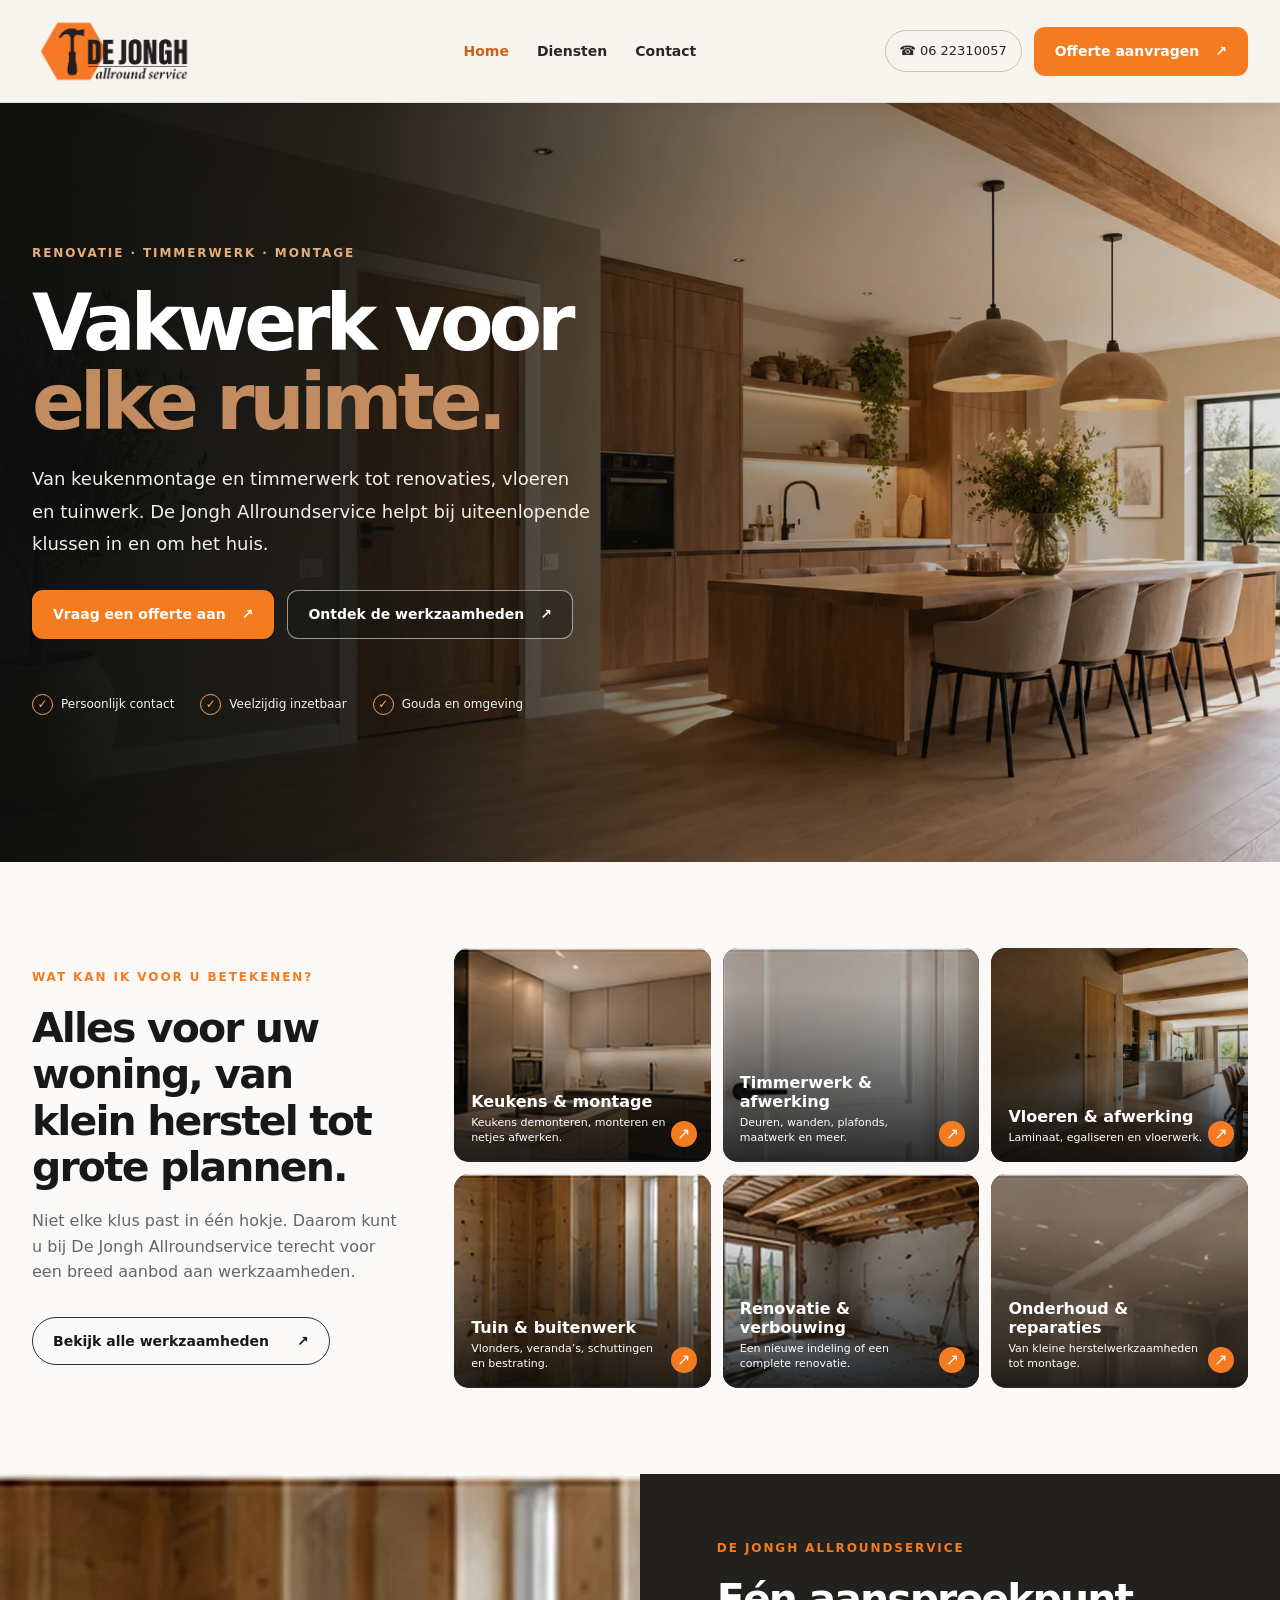
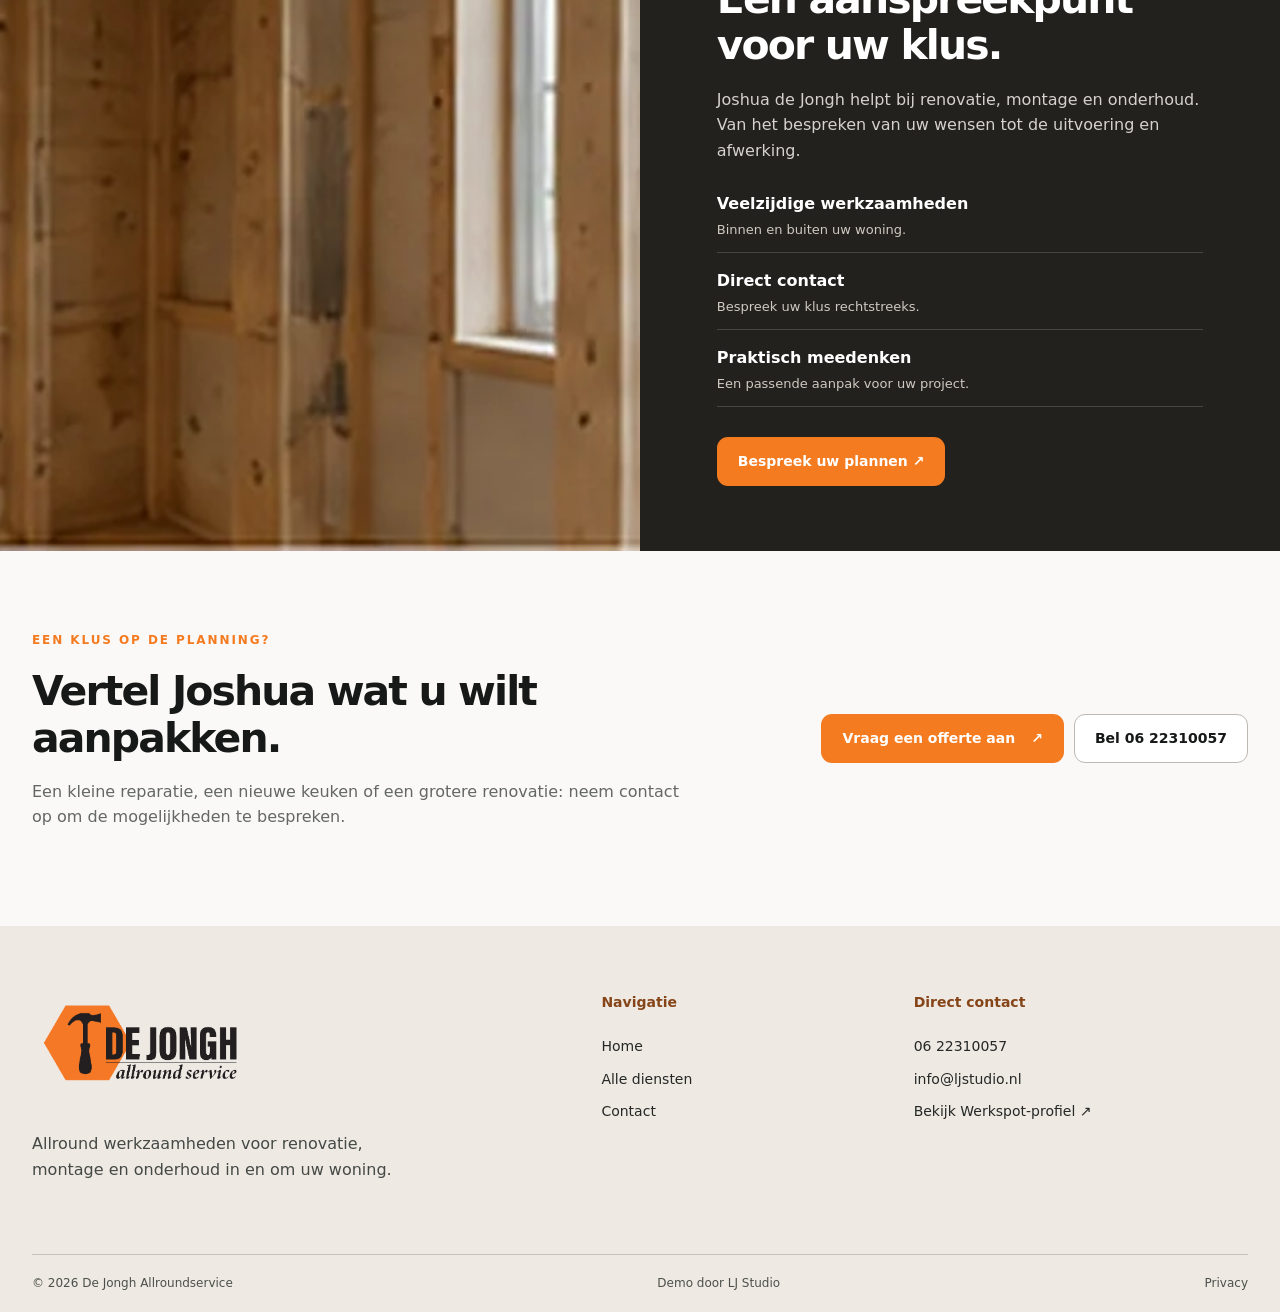
<file: index.html>
<!doctype html><html lang="nl"><head><meta charset="utf-8"><meta name="viewport" content="width=device-width,initial-scale=1"><meta name="robots" content="noindex,nofollow"><meta name="theme-color" content="#171918"><title>De Jongh Allroundservice | Renovatie, timmerwerk en montage</title><meta name="description" content="Renovatie, keukenmontage, timmerwerk, vloeren, tuinwerk en reparaties in Gouda en omgeving. Neem contact op met De Jongh Allroundservice."><link rel="icon" href="favicon.svg" type="image/svg+xml"><link rel="stylesheet" href="assets/style.css?v=20261014-fixed-nav"><script src="assets/script.js" defer></script></head><body data-page="home"><a class="skip-link" href="#main">Naar inhoud</a><header class="site-header"><div class="wrap header-row"><a href="index.html" class="brand" aria-label="De Jongh Allroundservice, homepage"><img class="brand-logo" src="assets/dejongh_transparent.png" alt="De Jongh Allroundservice" width="480" height="240"></a><nav class="main-nav" aria-label="Hoofdnavigatie"><a href="index.html" data-page="home">Home</a><a href="diensten.html" data-page="diensten">Diensten</a><a href="contact.html" data-page="contact">Contact</a></nav><div class="header-right"><a class="phone" href="tel:+31622310057" aria-label="Bel Joshua op 06 22310057">☎ <span>06 22310057</span></a><a class="button button-copper header-offer" href="contact.html">Offerte aanvragen <span aria-hidden="true">↗</span></a><button type="button" class="menu-button" aria-label="Open menu" aria-expanded="false" aria-controls="mobile-menu"><span></span><span></span><span></span></button></div></div><nav id="mobile-menu" class="mobile-menu" aria-label="Mobiele navigatie" hidden><a href="index.html" data-page="home">Home</a><a href="diensten.html" data-page="diensten">Diensten</a><a href="contact.html" data-page="contact">Contact</a><a href="tel:+31622310057">Bel Joshua</a></nav></header><main id="main"><section class="hero"><img src="assets/hero-keuken.webp" class="hero-image" width="1536" height="1024" fetchpriority="high" alt="Foto een luxe keuken met houten kasten en warme verlichting"><div class="hero-overlay"></div><div class="wrap hero-inner"><div class="hero-copy"><span class="hero-kicker">RENOVATIE · TIMMERWERK · MONTAGE</span><h1>Vakwerk voor <span>elke ruimte.</span></h1><p>Van keukenmontage en timmerwerk tot renovaties, vloeren en tuinwerk. De Jongh Allroundservice helpt bij uiteenlopende klussen in en om het huis.</p><div class="hero-actions"><a class="button button-copper" href="contact.html">Vraag een offerte aan <span aria-hidden="true">↗</span></a><a class="button button-glass" href="diensten.html">Ontdek de werkzaamheden <span aria-hidden="true">↗</span></a></div><div class="hero-points"><span>Persoonlijk contact</span><span>Veelzijdig inzetbaar</span><span>Gouda en omgeving</span></div></div></div></section>
<section class="service-showcase wrap"><div class="showcase-intro"><span class="overline">WAT KAN IK VOOR U BETEKENEN?</span><h2>Alles voor uw woning, van klein herstel tot grote plannen.</h2><p>Niet elke klus past in één hokje. Daarom kunt u bij De Jongh Allroundservice terecht voor een breed aanbod aan werkzaamheden.</p><a class="outline-link" href="diensten.html">Bekijk alle werkzaamheden <span aria-hidden="true">↗</span></a></div><div class="tiles"><a class="service-tile" href="diensten.html#keukens"><img src="assets/keukens.webp" width="750" height="490" loading="lazy" alt="Foto Keukens &amp; montage"><span class="tile-content"><strong>Keukens & montage</strong><small>Keukens demonteren, monteren en netjes afwerken.</small></span><span class="tile-arrow" aria-hidden="true">↗</span></a><a class="service-tile" href="diensten.html#timmerwerk"><img src="assets/deuren.webp" width="750" height="490" loading="lazy" alt="Foto Timmerwerk &amp; afwerking"><span class="tile-content"><strong>Timmerwerk & afwerking</strong><small>Deuren, wanden, plafonds, maatwerk en meer.</small></span><span class="tile-arrow" aria-hidden="true">↗</span></a><a class="service-tile" href="diensten.html#vloeren"><img src="assets/woonruimte.webp" width="750" height="490" loading="lazy" alt="Foto Vloeren &amp; afwerking"><span class="tile-content"><strong>Vloeren & afwerking</strong><small>Laminaat, egaliseren en vloerwerk.</small></span><span class="tile-arrow" aria-hidden="true">↗</span></a><a class="service-tile" href="diensten.html#tuin"><img src="assets/timmerwerk.webp" width="750" height="490" loading="lazy" alt="Foto Tuin &amp; buitenwerk"><span class="tile-content"><strong>Tuin & buitenwerk</strong><small>Vlonders, veranda’s, schuttingen en bestrating.</small></span><span class="tile-arrow" aria-hidden="true">↗</span></a><a class="service-tile" href="diensten.html#renovatie"><img src="assets/renovatie.webp" width="750" height="490" loading="lazy" alt="Foto Renovatie &amp; verbouwing"><span class="tile-content"><strong>Renovatie & verbouwing</strong><small>Een nieuwe indeling of een complete renovatie.</small></span><span class="tile-arrow" aria-hidden="true">↗</span></a><a class="service-tile" href="diensten.html#onderhoud"><img src="assets/gipswerk.webp" width="750" height="490" loading="lazy" alt="Foto Onderhoud &amp; reparaties"><span class="tile-content"><strong>Onderhoud & reparaties</strong><small>Van kleine herstelwerkzaamheden tot montage.</small></span><span class="tile-arrow" aria-hidden="true">↗</span></a></div></section>
<section class="craft"><div class="craft-image"><img src="assets/timmerwerk.webp" loading="lazy" width="900" height="620" alt="Foto timmerwerk met houten constructie"></div><div class="craft-text"><span class="overline">DE JONGH ALLROUNDSERVICE</span><h2>Eén aanspreekpunt voor uw klus.</h2><p>Joshua de Jongh helpt bij renovatie, montage en onderhoud. Van het bespreken van uw wensen tot de uitvoering en afwerking.</p><div class="craft-benefits"><div><strong>Veelzijdige werkzaamheden</strong><span>Binnen en buiten uw woning.</span></div><div><strong>Direct contact</strong><span>Bespreek uw klus rechtstreeks.</span></div><div><strong>Praktisch meedenken</strong><span>Een passende aanpak voor uw project.</span></div></div><a href="contact.html" class="button button-copper">Bespreek uw plannen ↗</a></div></section>
<section class="closing wrap"><div><span class="overline">EEN KLUS OP DE PLANNING?</span><h2>Vertel Joshua wat u wilt aanpakken.</h2><p>Een kleine reparatie, een nieuwe keuken of een grotere renovatie: neem contact op om de mogelijkheden te bespreken.</p></div><div class="closing-buttons"><a class="button button-copper" href="contact.html">Vraag een offerte aan <span aria-hidden="true">↗</span></a><a class="button button-light" href="tel:+31622310057">Bel 06 22310057</a></div></section></main><footer class="footer"><div class="wrap footer-layout"><div><a class="brand footer-logo" href="index.html"><img class="brand-logo" src="assets/dejongh_transparent.png" alt="De Jongh Allroundservice" width="480" height="240"></a><p>Allround werkzaamheden voor renovatie, montage en onderhoud in en om uw woning.</p></div><div><strong>Navigatie</strong><a href="index.html">Home</a><a href="diensten.html">Alle diensten</a><a href="contact.html">Contact</a></div><div><strong>Direct contact</strong><a href="tel:+31622310057">06 22310057</a><a href="mailto:info@ljstudio.nl">info@ljstudio.nl</a><a href="https://www.werkspot.nl/profiel/de-jongh-allroundservice" target="_blank" rel="noopener noreferrer">Bekijk Werkspot-profiel ↗</a></div></div><div class="wrap footer-bottom"><span>© <span id="year">2026</span> De Jongh Allroundservice</span><span>Demo door LJ Studio</span><a href="privacy.html">Privacy</a></div></footer></body></html>
</file>
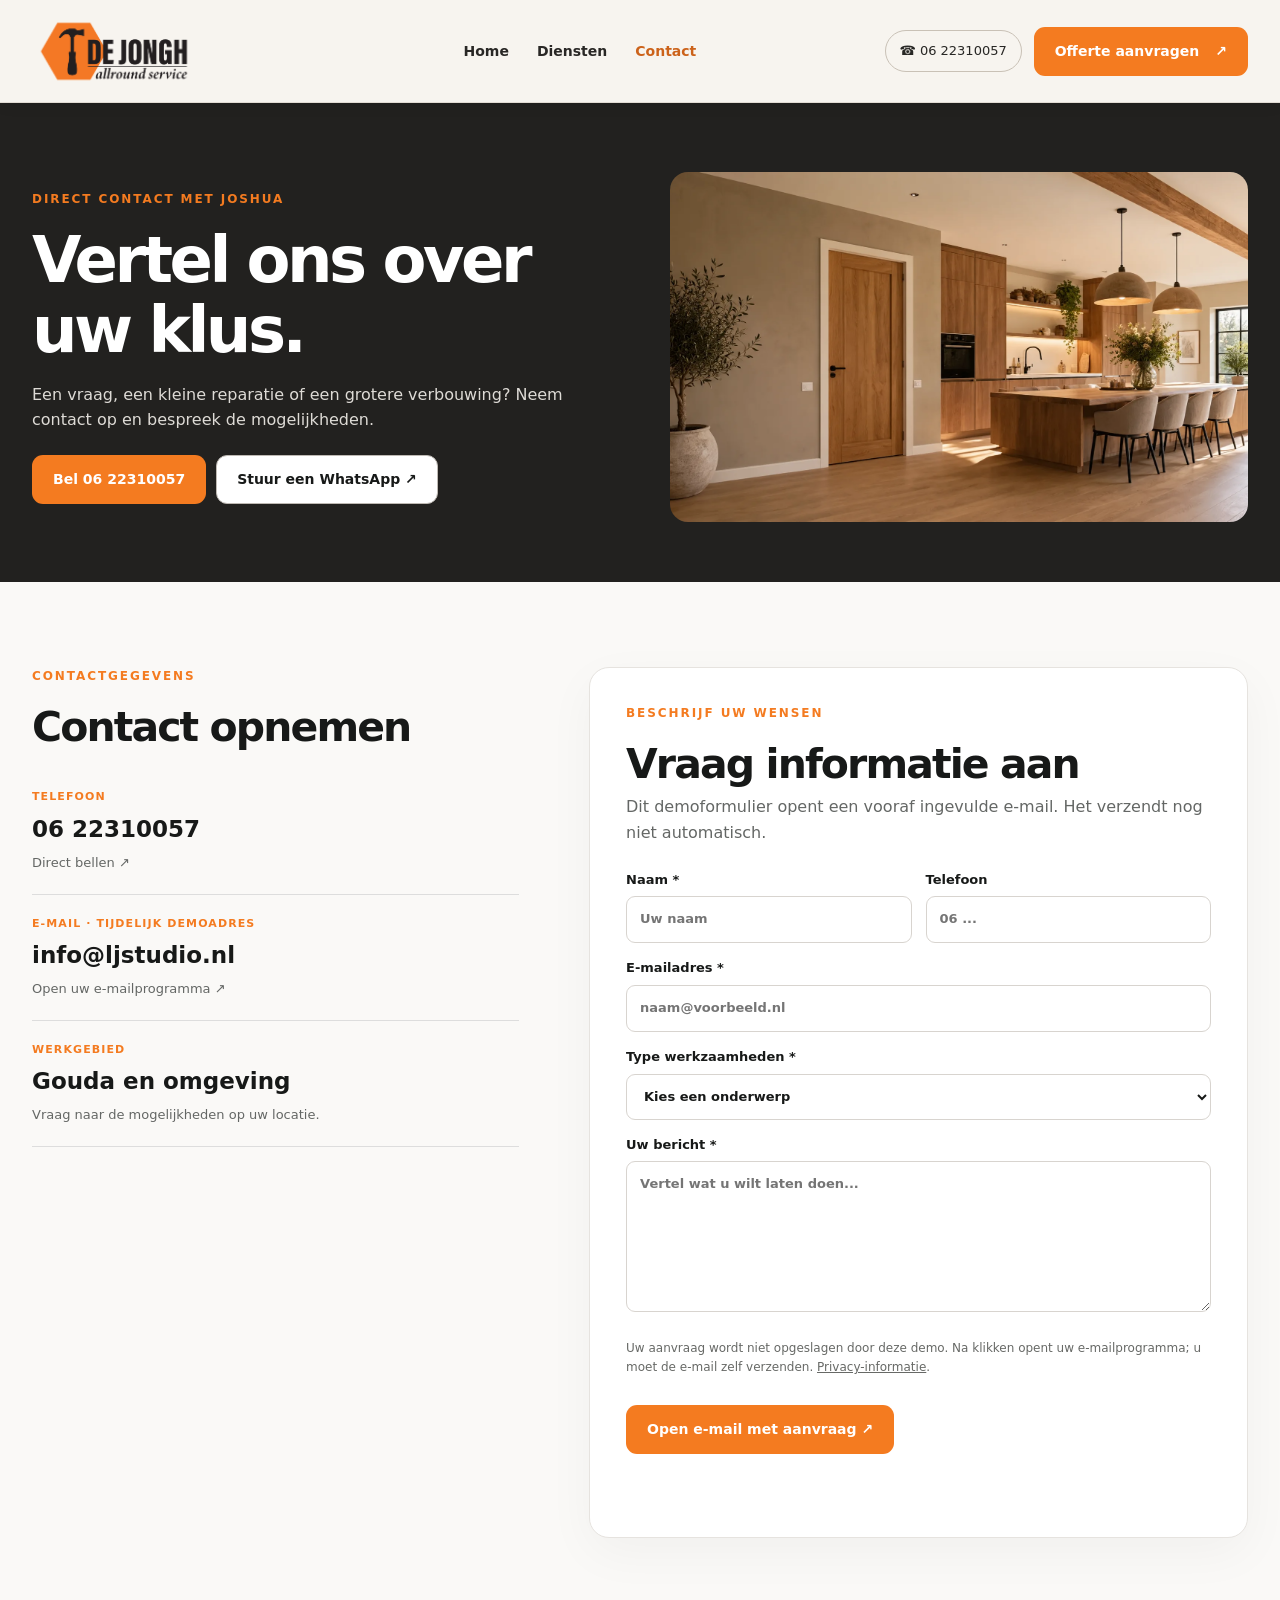
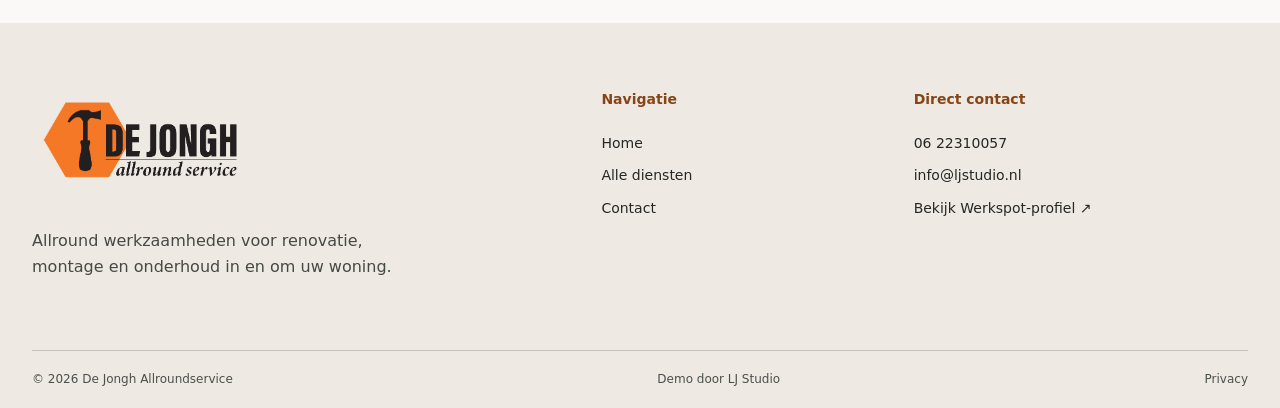
<file: contact.html>
<!doctype html><html lang="nl"><head><meta charset="utf-8"><meta name="viewport" content="width=device-width,initial-scale=1"><meta name="robots" content="noindex,nofollow"><meta name="theme-color" content="#171918"><title>Contact en offerte | De Jongh Allroundservice</title><meta name="description" content="Bel 06 22310057 of stuur een bericht naar De Jongh Allroundservice voor uw renovatie- of montageklus."><link rel="icon" href="favicon.svg" type="image/svg+xml"><link rel="stylesheet" href="assets/style.css?v=20261014-fixed-nav"><script src="assets/script.js" defer></script></head><body data-page="contact"><a class="skip-link" href="#main">Naar inhoud</a><header class="site-header"><div class="wrap header-row"><a href="index.html" class="brand" aria-label="De Jongh Allroundservice, homepage"><img class="brand-logo" src="assets/dejongh_transparent.png" alt="De Jongh Allroundservice" width="480" height="240"></a><nav class="main-nav" aria-label="Hoofdnavigatie"><a href="index.html" data-page="home">Home</a><a href="diensten.html" data-page="diensten">Diensten</a><a href="contact.html" data-page="contact">Contact</a></nav><div class="header-right"><a class="phone" href="tel:+31622310057" aria-label="Bel Joshua op 06 22310057">☎ <span>06 22310057</span></a><a class="button button-copper header-offer" href="contact.html">Offerte aanvragen <span aria-hidden="true">↗</span></a><button type="button" class="menu-button" aria-label="Open menu" aria-expanded="false" aria-controls="mobile-menu"><span></span><span></span><span></span></button></div></div><nav id="mobile-menu" class="mobile-menu" aria-label="Mobiele navigatie" hidden><a href="index.html" data-page="home">Home</a><a href="diensten.html" data-page="diensten">Diensten</a><a href="contact.html" data-page="contact">Contact</a><a href="tel:+31622310057">Bel Joshua</a></nav></header><main id="main"><section class="inner-hero contact-top"><div class="wrap inner-hero-layout"><div><span class="overline">DIRECT CONTACT MET JOSHUA</span><h1>Vertel ons over uw klus.</h1><p>Een vraag, een kleine reparatie of een grotere verbouwing? Neem contact op en bespreek de mogelijkheden.</p><div class="contact-fast"><a href="tel:+31622310057" class="button button-copper">Bel 06 22310057</a><a class="button button-light" href="https://wa.me/31622310057" target="_blank" rel="noopener noreferrer">Stuur een WhatsApp ↗</a></div></div><img src="assets/interieur.webp" width="900" height="600" alt="Foto een gerenoveerd interieur"></div></section><section class="wrap contact-layout"><div class="contact-info"><span class="overline">CONTACTGEGEVENS</span><h2>Contact opnemen</h2><a class="contact-block" href="tel:+31622310057"><small>TELEFOON</small><strong>06 22310057</strong><span>Direct bellen ↗</span></a><a class="contact-block" href="mailto:info@ljstudio.nl"><small>E-MAIL · TIJDELIJK DEMOADRES</small><strong>info@ljstudio.nl</strong><span>Open uw e-mailprogramma ↗</span></a><div class="contact-block static"><small>WERKGEBIED</small><strong>Gouda en omgeving</strong><span>Vraag naar de mogelijkheden op uw locatie.</span></div></div><div class="form-panel"><span class="overline">BESCHRIJF UW WENSEN</span><h2>Vraag informatie aan</h2><p>Dit demoformulier opent een vooraf ingevulde e-mail. Het verzendt nog niet automatisch.</p><form id="request-form"><div class="field-row"><label>Naam *<input name="naam" required maxlength="100" autocomplete="name" placeholder="Uw naam"></label><label>Telefoon<input name="telefoon" type="tel" autocomplete="tel" maxlength="40" placeholder="06 ..."></label></div><label>E-mailadres *<input name="email" type="email" autocomplete="email" required maxlength="200" placeholder="naam@voorbeeld.nl"></label><label>Type werkzaamheden *<select name="dienst" required><option value="">Kies een onderwerp</option><option>Keukens &amp; montage</option><option>Timmerwerk &amp; binnenafwerking</option><option>Vloeren &amp; afwerking</option><option>Tuin &amp; buitenwerk</option><option>Renovatie &amp; verbouwing</option><option>Onderhoud &amp; kleine klussen</option><option>Overige werkzaamheden</option></select></label><label>Uw bericht *<textarea name="bericht" required maxlength="2500" rows="6" placeholder="Vertel wat u wilt laten doen..."></textarea></label><p class="form-note">Uw aanvraag wordt niet opgeslagen door deze demo. Na klikken opent uw e-mailprogramma; u moet de e-mail zelf verzenden. <a href="privacy.html">Privacy-informatie</a>.</p><button type="submit" class="button button-copper">Open e-mail met aanvraag ↗</button><p id="form-status" role="status" aria-live="polite"></p></form></div></section></main><footer class="footer"><div class="wrap footer-layout"><div><a class="brand footer-logo" href="index.html"><img class="brand-logo" src="assets/dejongh_transparent.png" alt="De Jongh Allroundservice" width="480" height="240"></a><p>Allround werkzaamheden voor renovatie, montage en onderhoud in en om uw woning.</p></div><div><strong>Navigatie</strong><a href="index.html">Home</a><a href="diensten.html">Alle diensten</a><a href="contact.html">Contact</a></div><div><strong>Direct contact</strong><a href="tel:+31622310057">06 22310057</a><a href="mailto:info@ljstudio.nl">info@ljstudio.nl</a><a href="https://www.werkspot.nl/profiel/de-jongh-allroundservice" target="_blank" rel="noopener noreferrer">Bekijk Werkspot-profiel ↗</a></div></div><div class="wrap footer-bottom"><span>© <span id="year">2026</span> De Jongh Allroundservice</span><span>Demo door LJ Studio</span><a href="privacy.html">Privacy</a></div></footer></body></html>
</file>
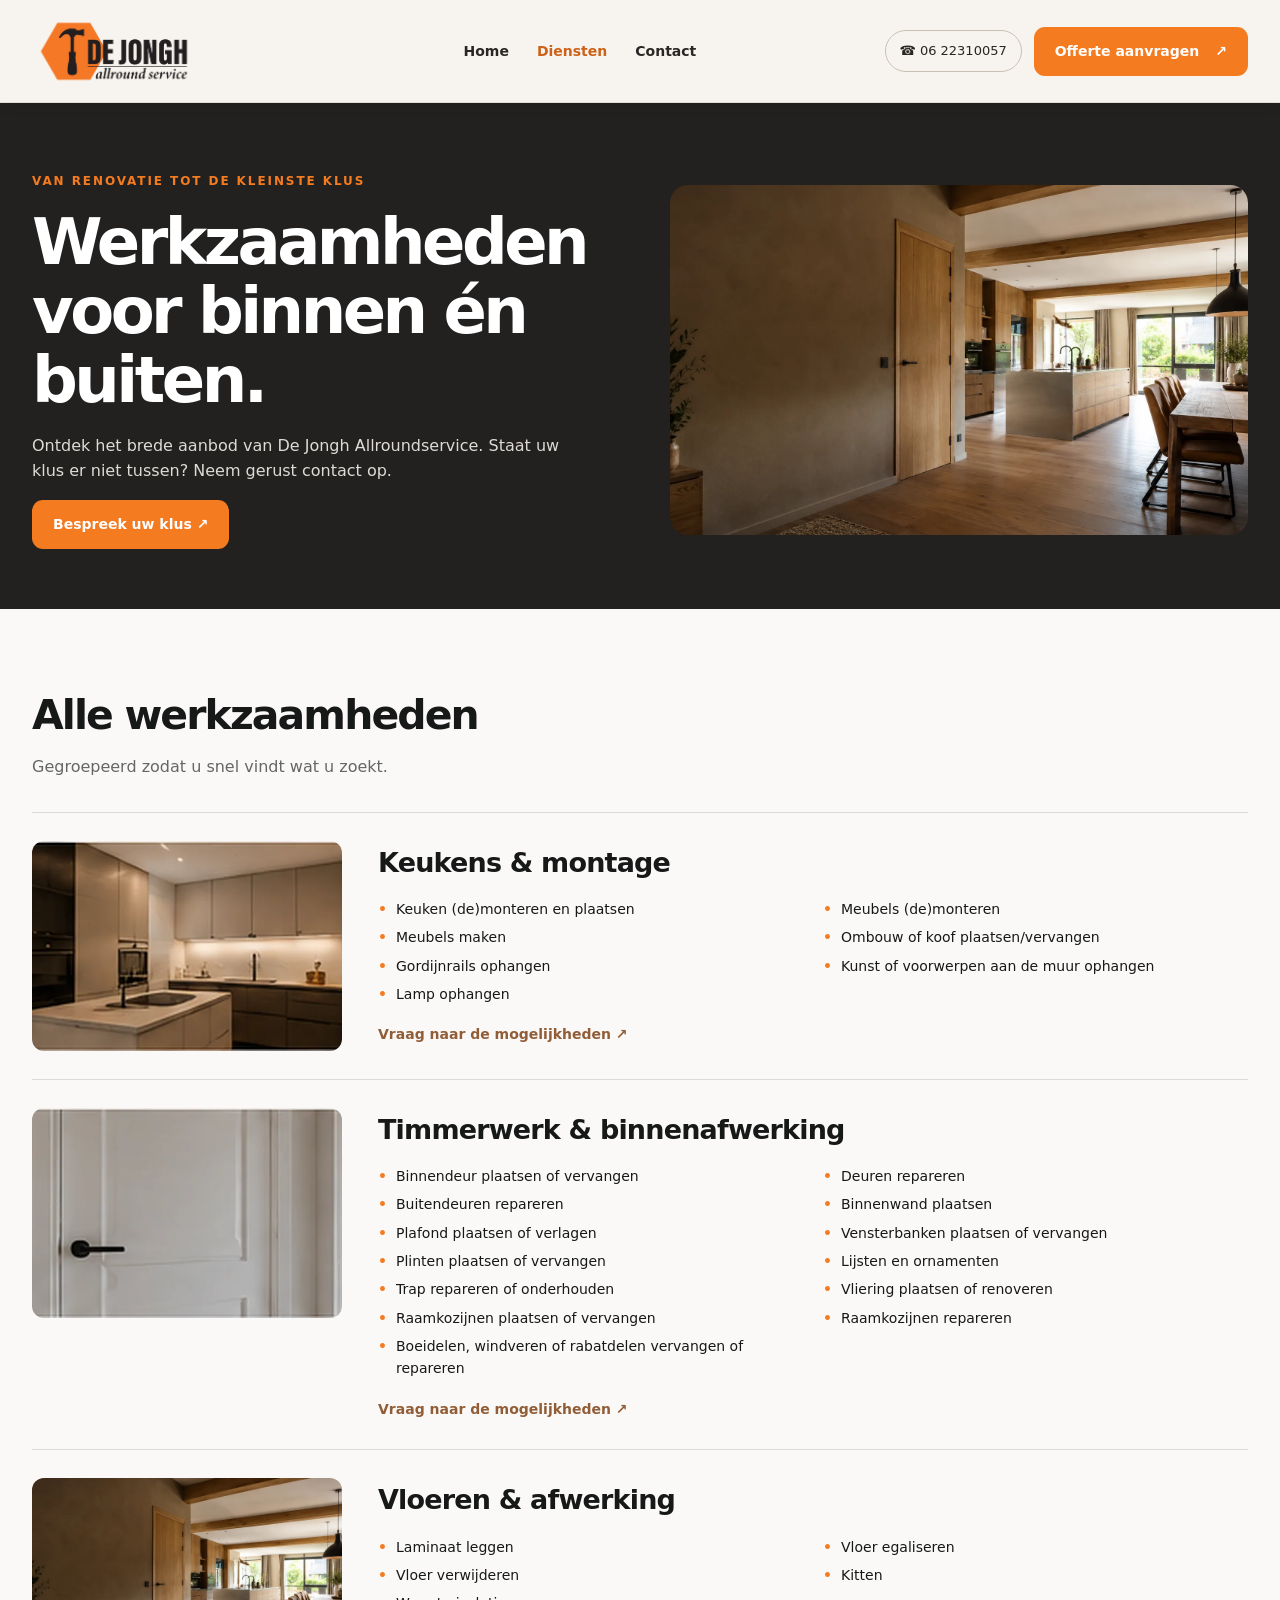
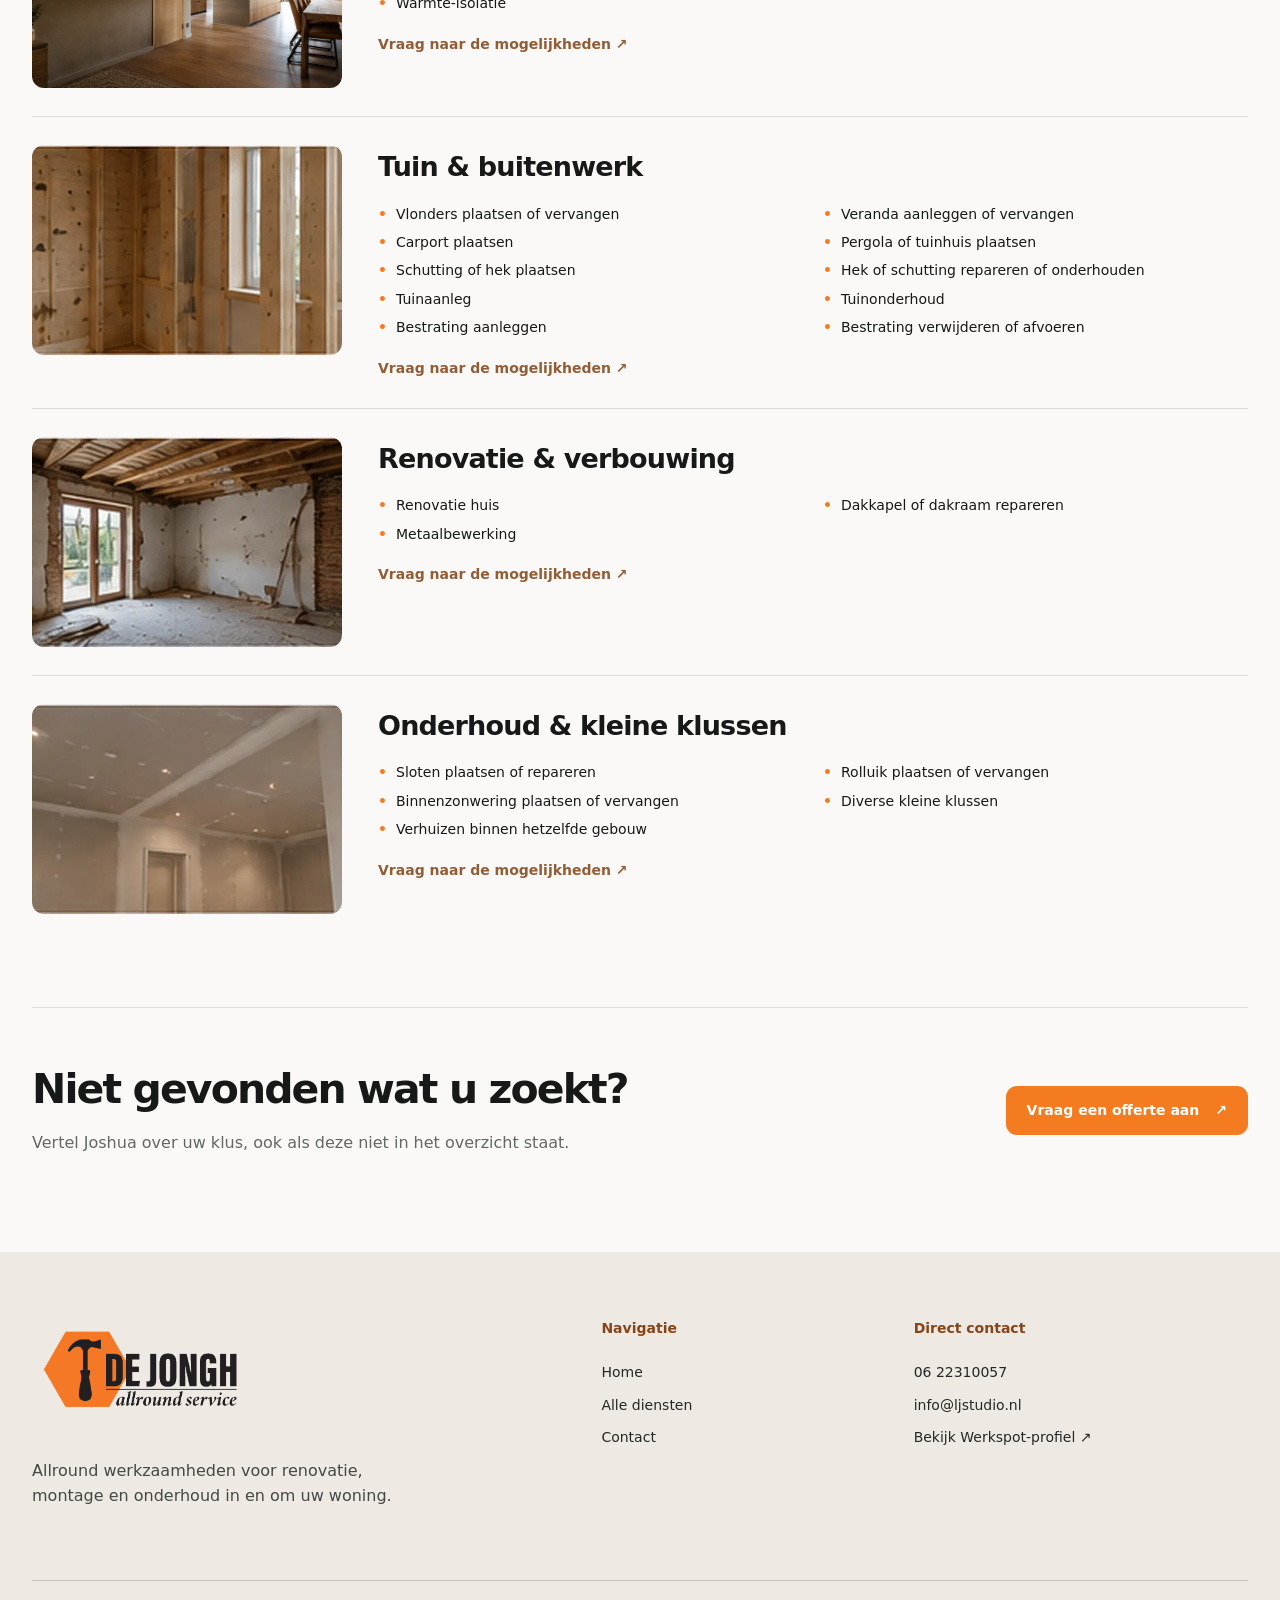
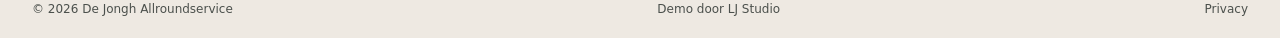
<file: diensten.html>
<!doctype html><html lang="nl"><head><meta charset="utf-8"><meta name="viewport" content="width=device-width,initial-scale=1"><meta name="robots" content="noindex,nofollow"><meta name="theme-color" content="#171918"><title>Diensten | De Jongh Allroundservice</title><meta name="description" content="Alle werkzaamheden van De Jongh Allroundservice: keukens, timmerwerk, vloeren, tuinwerk, renovatie en kleine klussen."><link rel="icon" href="favicon.svg" type="image/svg+xml"><link rel="stylesheet" href="assets/style.css?v=20261014-fixed-nav"><script src="assets/script.js" defer></script></head><body data-page="diensten"><a class="skip-link" href="#main">Naar inhoud</a><header class="site-header"><div class="wrap header-row"><a href="index.html" class="brand" aria-label="De Jongh Allroundservice, homepage"><img class="brand-logo" src="assets/dejongh_transparent.png" alt="De Jongh Allroundservice" width="480" height="240"></a><nav class="main-nav" aria-label="Hoofdnavigatie"><a href="index.html" data-page="home">Home</a><a href="diensten.html" data-page="diensten">Diensten</a><a href="contact.html" data-page="contact">Contact</a></nav><div class="header-right"><a class="phone" href="tel:+31622310057" aria-label="Bel Joshua op 06 22310057">☎ <span>06 22310057</span></a><a class="button button-copper header-offer" href="contact.html">Offerte aanvragen <span aria-hidden="true">↗</span></a><button type="button" class="menu-button" aria-label="Open menu" aria-expanded="false" aria-controls="mobile-menu"><span></span><span></span><span></span></button></div></div><nav id="mobile-menu" class="mobile-menu" aria-label="Mobiele navigatie" hidden><a href="index.html" data-page="home">Home</a><a href="diensten.html" data-page="diensten">Diensten</a><a href="contact.html" data-page="contact">Contact</a><a href="tel:+31622310057">Bel Joshua</a></nav></header><main id="main"><section class="inner-hero"><div class="wrap inner-hero-layout"><div><span class="overline">VAN RENOVATIE TOT DE KLEINSTE KLUS</span><h1>Werkzaamheden voor binnen én buiten.</h1><p>Ontdek het brede aanbod van De Jongh Allroundservice. Staat uw klus er niet tussen? Neem gerust contact op.</p><a class="button button-copper" href="contact.html">Bespreek uw klus ↗</a></div><img src="assets/woonruimte.webp" width="900" height="600" alt="Foto een gerenoveerde woonruimte"></div></section><section class="wrap details"><div class="details-heading"><h2>Alle werkzaamheden</h2><p>Gegroepeerd zodat u snel vindt wat u zoekt.</p></div><section class="detail-category" id="keukens"><div class="category-image"><img src="assets/keukens.webp" width="750" height="490" loading="lazy" alt="Foto bij Keukens &amp; montage"></div><div class="category-content"><h2>Keukens &amp; montage</h2><ul><li>Keuken (de)monteren en plaatsen</li><li>Meubels (de)monteren</li><li>Meubels maken</li><li>Ombouw of koof plaatsen/vervangen</li><li>Gordijnrails ophangen</li><li>Kunst of voorwerpen aan de muur ophangen</li><li>Lamp ophangen</li></ul><a href="contact.html" class="category-link">Vraag naar de mogelijkheden <span aria-hidden="true">↗</span></a></div></section><section class="detail-category" id="timmerwerk"><div class="category-image"><img src="assets/deuren.webp" width="750" height="490" loading="lazy" alt="Foto bij Timmerwerk &amp; binnenafwerking"></div><div class="category-content"><h2>Timmerwerk &amp; binnenafwerking</h2><ul><li>Binnendeur plaatsen of vervangen</li><li>Deuren repareren</li><li>Buitendeuren repareren</li><li>Binnenwand plaatsen</li><li>Plafond plaatsen of verlagen</li><li>Vensterbanken plaatsen of vervangen</li><li>Plinten plaatsen of vervangen</li><li>Lijsten en ornamenten</li><li>Trap repareren of onderhouden</li><li>Vliering plaatsen of renoveren</li><li>Raamkozijnen plaatsen of vervangen</li><li>Raamkozijnen repareren</li><li>Boeidelen, windveren of rabatdelen vervangen of repareren</li></ul><a href="contact.html" class="category-link">Vraag naar de mogelijkheden <span aria-hidden="true">↗</span></a></div></section><section class="detail-category" id="vloeren"><div class="category-image"><img src="assets/woonruimte.webp" width="750" height="490" loading="lazy" alt="Foto bij Vloeren &amp; afwerking"></div><div class="category-content"><h2>Vloeren &amp; afwerking</h2><ul><li>Laminaat leggen</li><li>Vloer egaliseren</li><li>Vloer verwijderen</li><li>Kitten</li><li>Warmte-isolatie</li></ul><a href="contact.html" class="category-link">Vraag naar de mogelijkheden <span aria-hidden="true">↗</span></a></div></section><section class="detail-category" id="tuin"><div class="category-image"><img src="assets/timmerwerk.webp" width="750" height="490" loading="lazy" alt="Foto bij Tuin &amp; buitenwerk"></div><div class="category-content"><h2>Tuin &amp; buitenwerk</h2><ul><li>Vlonders plaatsen of vervangen</li><li>Veranda aanleggen of vervangen</li><li>Carport plaatsen</li><li>Pergola of tuinhuis plaatsen</li><li>Schutting of hek plaatsen</li><li>Hek of schutting repareren of onderhouden</li><li>Tuinaanleg</li><li>Tuinonderhoud</li><li>Bestrating aanleggen</li><li>Bestrating verwijderen of afvoeren</li></ul><a href="contact.html" class="category-link">Vraag naar de mogelijkheden <span aria-hidden="true">↗</span></a></div></section><section class="detail-category" id="renovatie"><div class="category-image"><img src="assets/renovatie.webp" width="750" height="490" loading="lazy" alt="Foto bij Renovatie &amp; verbouwing"></div><div class="category-content"><h2>Renovatie &amp; verbouwing</h2><ul><li>Renovatie huis</li><li>Dakkapel of dakraam repareren</li><li>Metaalbewerking</li></ul><a href="contact.html" class="category-link">Vraag naar de mogelijkheden <span aria-hidden="true">↗</span></a></div></section><section class="detail-category" id="onderhoud"><div class="category-image"><img src="assets/gipswerk.webp" width="750" height="490" loading="lazy" alt="Foto bij Onderhoud &amp; kleine klussen"></div><div class="category-content"><h2>Onderhoud &amp; kleine klussen</h2><ul><li>Sloten plaatsen of repareren</li><li>Rolluik plaatsen of vervangen</li><li>Binnenzonwering plaatsen of vervangen</li><li>Diverse kleine klussen</li><li>Verhuizen binnen hetzelfde gebouw</li></ul><a href="contact.html" class="category-link">Vraag naar de mogelijkheden <span aria-hidden="true">↗</span></a></div></section></section><section class="wrap closing compact"><div><h2>Niet gevonden wat u zoekt?</h2><p>Vertel Joshua over uw klus, ook als deze niet in het overzicht staat.</p></div><a class="button button-copper" href="contact.html">Vraag een offerte aan <span aria-hidden="true">↗</span></a></section></main><footer class="footer"><div class="wrap footer-layout"><div><a class="brand footer-logo" href="index.html"><img class="brand-logo" src="assets/dejongh_transparent.png" alt="De Jongh Allroundservice" width="480" height="240"></a><p>Allround werkzaamheden voor renovatie, montage en onderhoud in en om uw woning.</p></div><div><strong>Navigatie</strong><a href="index.html">Home</a><a href="diensten.html">Alle diensten</a><a href="contact.html">Contact</a></div><div><strong>Direct contact</strong><a href="tel:+31622310057">06 22310057</a><a href="mailto:info@ljstudio.nl">info@ljstudio.nl</a><a href="https://www.werkspot.nl/profiel/de-jongh-allroundservice" target="_blank" rel="noopener noreferrer">Bekijk Werkspot-profiel ↗</a></div></div><div class="wrap footer-bottom"><span>© <span id="year">2026</span> De Jongh Allroundservice</span><span>Demo door LJ Studio</span><a href="privacy.html">Privacy</a></div></footer></body></html>
</file>
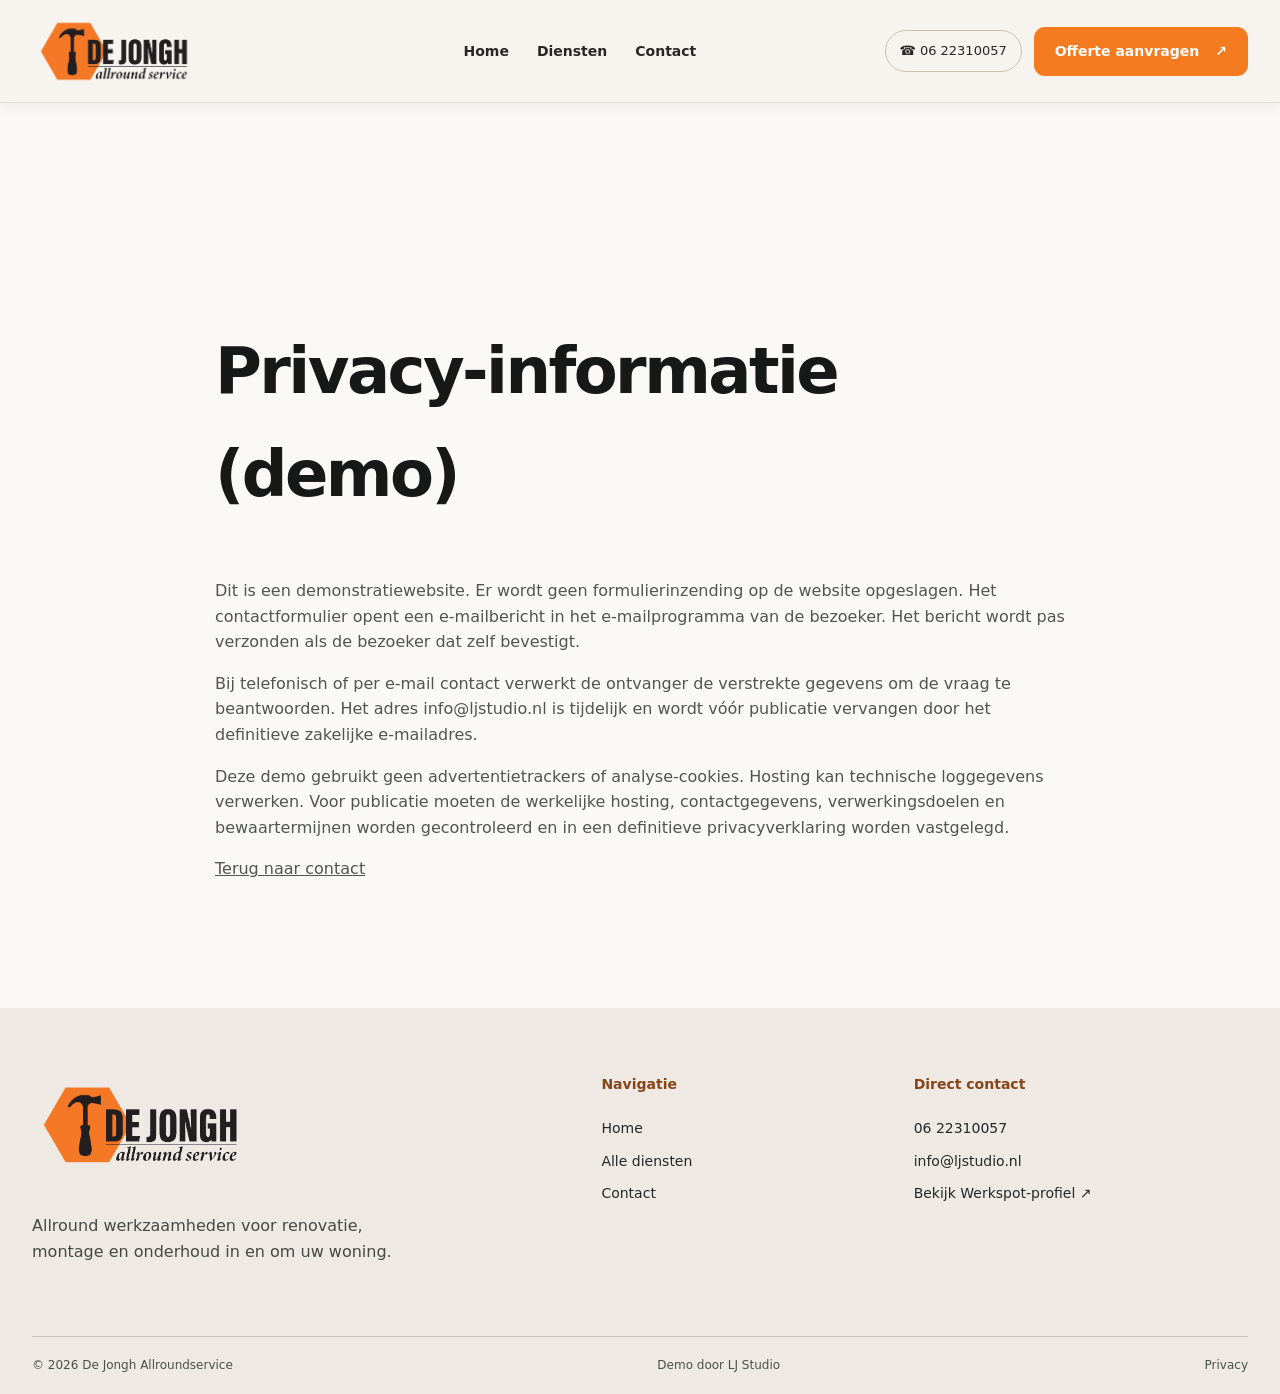
<file: privacy.html>
<!doctype html><html lang="nl"><head><meta charset="utf-8"><meta name="viewport" content="width=device-width,initial-scale=1"><meta name="robots" content="noindex,nofollow"><meta name="theme-color" content="#171918"><title>Privacy-informatie (demo) | De Jongh Allroundservice</title><meta name="description" content="Privacy-informatie voor de demonstratiewebsite van De Jongh Allroundservice."><link rel="icon" href="favicon.svg" type="image/svg+xml"><link rel="stylesheet" href="assets/style.css?v=20261014-fixed-nav"><script src="assets/script.js" defer></script></head><body data-page="privacy"><a class="skip-link" href="#main">Naar inhoud</a><header class="site-header"><div class="wrap header-row"><a href="index.html" class="brand" aria-label="De Jongh Allroundservice, homepage"><img class="brand-logo" src="assets/dejongh_transparent.png" alt="De Jongh Allroundservice" width="480" height="240"></a><nav class="main-nav" aria-label="Hoofdnavigatie"><a href="index.html" data-page="home">Home</a><a href="diensten.html" data-page="diensten">Diensten</a><a href="contact.html" data-page="contact">Contact</a></nav><div class="header-right"><a class="phone" href="tel:+31622310057" aria-label="Bel Joshua op 06 22310057">☎ <span>06 22310057</span></a><a class="button button-copper header-offer" href="contact.html">Offerte aanvragen <span aria-hidden="true">↗</span></a><button type="button" class="menu-button" aria-label="Open menu" aria-expanded="false" aria-controls="mobile-menu"><span></span><span></span><span></span></button></div></div><nav id="mobile-menu" class="mobile-menu" aria-label="Mobiele navigatie" hidden><a href="index.html" data-page="home">Home</a><a href="diensten.html" data-page="diensten">Diensten</a><a href="contact.html" data-page="contact">Contact</a><a href="tel:+31622310057">Bel Joshua</a></nav></header><main id="main"><section class="wrap legal"><h1>Privacy-informatie (demo)</h1><p>Dit is een demonstratiewebsite. Er wordt geen formulierinzending op de website opgeslagen. Het contactformulier opent een e-mailbericht in het e-mailprogramma van de bezoeker. Het bericht wordt pas verzonden als de bezoeker dat zelf bevestigt.</p><p>Bij telefonisch of per e-mail contact verwerkt de ontvanger de verstrekte gegevens om de vraag te beantwoorden. Het adres info@ljstudio.nl is tijdelijk en wordt vóór publicatie vervangen door het definitieve zakelijke e-mailadres.</p><p>Deze demo gebruikt geen advertentietrackers of analyse-cookies. Hosting kan technische loggegevens verwerken. Voor publicatie moeten de werkelijke hosting, contactgegevens, verwerkingsdoelen en bewaartermijnen worden gecontroleerd en in een definitieve privacyverklaring worden vastgelegd.</p><p><a href="contact.html">Terug naar contact</a></p></section></main><footer class="footer"><div class="wrap footer-layout"><div><a class="brand footer-logo" href="index.html"><img class="brand-logo" src="assets/dejongh_transparent.png" alt="De Jongh Allroundservice" width="480" height="240"></a><p>Allround werkzaamheden voor renovatie, montage en onderhoud in en om uw woning.</p></div><div><strong>Navigatie</strong><a href="index.html">Home</a><a href="diensten.html">Alle diensten</a><a href="contact.html">Contact</a></div><div><strong>Direct contact</strong><a href="tel:+31622310057">06 22310057</a><a href="mailto:info@ljstudio.nl">info@ljstudio.nl</a><a href="https://www.werkspot.nl/profiel/de-jongh-allroundservice" target="_blank" rel="noopener noreferrer">Bekijk Werkspot-profiel ↗</a></div></div><div class="wrap footer-bottom"><span>© <span id="year">2026</span> De Jongh Allroundservice</span><span>Demo door LJ Studio</span><a href="privacy.html">Privacy</a></div></footer></body></html>
</file>
<file: assets/style.css>
:root{--ink:#171918;--copper:#f47b20;--copper-light:#ffa34f;--paper:#faf9f7;--cream:#eee9e2;--muted:#646765;--radius:15px}*{box-sizing:border-box}html{scroll-behavior:smooth}body{margin:0;font-family:Inter,ui-sans-serif,system-ui,-apple-system,'Segoe UI',Arial,sans-serif;background:var(--paper);color:var(--ink);line-height:1.6}img{max-width:100%;display:block}a{color:inherit;text-decoration:none}button,input,select,textarea{font:inherit}button{cursor:pointer}a:focus-visible,button:focus-visible,input:focus-visible,select:focus-visible,textarea:focus-visible{outline:3px solid #e9ae78;outline-offset:3px}.wrap{width:min(1340px,calc(100% - 64px));margin-inline:auto}.skip-link{position:absolute;top:-100px;left:20px;z-index:100;background:#fff;padding:10px}.skip-link:focus{top:12px}.site-header{position:absolute;z-index:20;top:0;left:0;right:0;color:#fff;border-bottom:1px solid #ffffff30}.header-row{min-height:96px;display:flex;align-items:center;gap:30px}.brand{display:inline-flex;align-items:center;gap:12px;white-space:nowrap;line-height:1}.brand-icon{width:43px;height:43px;color:var(--copper-light);flex:none}.brand strong{display:block;font-size:22px;letter-spacing:.045em}.brand small{display:block;font-size:10px;letter-spacing:.31em;margin-top:6px}.main-nav{display:flex;gap:32px;margin:auto}.main-nav a{font-size:14px;font-weight:600;opacity:.86}.main-nav a:hover,.main-nav a[aria-current=page]{color:#e9b98b;opacity:1}.header-right{display:flex;gap:12px;align-items:center}.phone{white-space:nowrap;border:1px solid #ffffff52;border-radius:40px;padding:10px 14px;font-size:13px}.button{display:inline-flex;justify-content:center;align-items:center;gap:16px;min-height:49px;padding:12px 20px;border-radius:11px;font-size:14px;font-weight:700;line-height:1.3;border:1px solid transparent;transition:transform .2s,background .2s,color .2s}.button:hover{transform:translateY(-2px)}.button-copper{background:var(--copper);color:#fff}.button-copper:hover{background:#965e38}.button-glass{border-color:#ffffff8c;background:#1516156b;color:white}.button-light{border-color:#beb9b3;background:#fff;color:#171918}.menu-button{display:none;background:transparent;border:1px solid #ffffff60;border-radius:9px;width:45px;height:44px;padding:10px}.menu-button span{display:block;height:2px;background:white;margin:5px 0}.mobile-menu{display:none}.hero{min-height:760px;position:relative;color:white;display:flex;align-items:center;overflow:hidden;background:#191918}.hero-image,.hero-overlay{position:absolute;inset:0;width:100%;height:100%;object-fit:cover}.hero-overlay{background:linear-gradient(90deg,rgba(12,14,13,.96) 0%,rgba(12,14,13,.84) 29%,rgba(12,14,13,.38) 60%,rgba(12,14,13,.1) 100%)}.hero-inner{position:relative;z-index:1;padding:165px 0 85px}.hero-copy{max-width:680px}.hero-kicker,.overline{font-size:12px;letter-spacing:.16em;font-weight:800;color:var(--copper);display:block}.hero-kicker{color:#e5ad79}.hero h1{font-size:clamp(48px,6.1vw,96px);letter-spacing:-.066em;line-height:1.01;margin:20px 0 22px;font-weight:830}.hero h1 span{color:#c28c60}.hero p{font-size:18px;max-width:565px;line-height:1.8;color:#f1efec}.hero-actions,.hero-points{display:flex;gap:13px;flex-wrap:wrap}.hero-actions{margin-top:29px}.hero-points{gap:26px;margin-top:55px;font-size:12px;color:#f5f3f0}.hero-points span:before{content:'✓';display:inline-grid;place-items:center;width:19px;height:19px;margin-right:8px;border:1px solid var(--copper-light);color:var(--copper-light);border-radius:50%}.service-showcase{display:grid;grid-template-columns:minmax(260px,.75fr) minmax(0,1.6fr);gap:50px;padding-block:86px}.showcase-intro{padding-top:20px}.showcase-intro h2,.craft h2,.closing h2,.details-heading h2,.contact-layout h2{font-size:clamp(30px,3.2vw,49px);line-height:1.13;letter-spacing:-.046em;margin:18px 0}.showcase-intro p,.craft p,.closing p,.inner-hero p{color:var(--muted);font-size:16px}.outline-link{display:inline-flex;gap:28px;align-items:center;border:1px solid #333;border-radius:35px;padding:12px 20px;font-weight:700;font-size:14px;margin-top:16px}.tiles{display:grid;grid-template-columns:repeat(3,minmax(0,1fr));gap:12px}.service-tile{min-height:214px;position:relative;overflow:hidden;border-radius:var(--radius);background:#282522;color:#fff;isolation:isolate}.service-tile:after{content:'';position:absolute;inset:0;background:linear-gradient(0deg,#090b0bcf,transparent 80%);z-index:-1}.service-tile img{position:absolute;inset:0;width:100%;height:100%;object-fit:cover;z-index:-2;transition:transform .3s}.service-tile:hover img{transform:scale(1.05)}.tile-content{position:absolute;bottom:16px;left:17px;right:45px}.tile-content strong{display:block;font-size:16px;line-height:1.2}.tile-content small{display:block;font-size:11px;line-height:1.35;margin-top:5px}.tile-arrow{position:absolute;bottom:15px;right:14px;border-radius:50%;background:var(--copper);width:26px;height:26px;text-align:center;line-height:26px}.craft{display:grid;grid-template-columns:1fr 1fr;background:#22211e;color:white;min-height:540px}.craft-image{min-height:430px}.craft-image img{width:100%;height:100%;object-fit:cover}.craft-text{max-width:690px;padding:65px clamp(32px,6vw,90px)}.craft h2{max-width:520px}.craft p{color:#d5d2ce}.craft-benefits{display:grid;gap:15px;margin:27px 0 30px}.craft-benefits div{border-bottom:1px solid #ffffff29;padding-bottom:10px}.craft-benefits strong{display:block}.craft-benefits span{font-size:13px;color:#d0c9c1}.closing{padding-block:80px;display:flex;justify-content:space-between;align-items:center;gap:30px}.closing>div:first-child{max-width:660px}.closing-buttons{display:flex;gap:10px;flex-wrap:wrap}.footer{background:#141716;color:#eee;padding-top:65px}.footer-layout{display:grid;grid-template-columns:2fr 1fr 1.3fr;gap:55px;padding-bottom:55px}.footer-layout>div{display:flex;flex-direction:column;align-items:flex-start;gap:10px}.footer-logo{margin-bottom:10px}.footer-layout p{color:#b9b9b5;max-width:380px}.footer-layout a:not(.brand),.footer-layout strong{font-size:14px}.footer-layout>div>strong{color:#d4a276;margin-bottom:12px}.footer-bottom{border-top:1px solid #ffffff24;padding-block:19px;display:flex;gap:18px;justify-content:space-between;flex-wrap:wrap;color:#b9b9b5;font-size:12px}.inner-hero{background:#22211f;color:#fff;padding:145px 0 60px}.inner-hero-layout{display:grid;grid-template-columns:1fr 1fr;align-items:center;gap:60px}.inner-hero-layout h1{font-size:clamp(40px,5vw,76px);letter-spacing:-.055em;line-height:1.08;margin:17px 0}.inner-hero-layout p{color:#dedbd6;max-width:550px}.inner-hero-layout img{width:100%;height:350px;object-fit:cover;border-radius:18px}.details{padding-block:65px}.details-heading{margin-bottom:32px}.details-heading h2{margin-bottom:5px}.details-heading p{color:var(--muted)}.detail-category{display:grid;grid-template-columns:310px 1fr;gap:36px;border-top:1px solid #dedbd6;padding:28px 0;scroll-margin-top:20px}.category-image img{width:100%;height:210px;object-fit:cover;border-radius:12px}.category-content h2{font-size:27px;letter-spacing:-.03em;margin:0 0 14px}.category-content ul{display:grid;grid-template-columns:repeat(2,minmax(0,1fr));gap:6px 20px;list-style:none;padding:0;margin:0 0 16px}.category-content li{font-size:14px;position:relative;padding-left:18px}.category-content li:before{content:'•';position:absolute;left:0;color:var(--copper);font-weight:900}.category-link{color:#915d37;font-weight:750;font-size:14px}.compact{border-top:1px solid #ddd;padding-top:40px}.contact-fast{display:flex;gap:10px;flex-wrap:wrap;margin-top:22px}.contact-layout{display:grid;grid-template-columns:.85fr 1.15fr;gap:70px;padding-block:85px}.contact-block{display:flex;flex-direction:column;padding:20px 0;border-bottom:1px solid #ddd;gap:5px}.contact-block small{font-size:11px;color:var(--copper);letter-spacing:.1em;font-weight:800}.contact-block strong{font-size:23px;overflow-wrap:anywhere}.contact-block span{font-size:13px;color:var(--muted)}.form-panel{background:#fff;border:1px solid #e6e3df;border-radius:20px;padding:36px;box-shadow:0 15px 50px #0000000a}.form-panel h2{margin-bottom:7px}.form-panel>p{color:var(--muted);margin-top:0}.form-panel form{display:grid;gap:15px;margin-top:24px}.field-row{display:grid;grid-template-columns:1fr 1fr;gap:14px}.form-panel label{display:grid;gap:6px;font-size:13px;font-weight:750}.form-panel input,.form-panel textarea,.form-panel select{width:100%;padding:12px 13px;border:1px solid #d8d4cf;border-radius:9px;background:#fff;color:var(--ink);min-height:46px}.form-panel textarea{resize:vertical}.form-note{font-size:12px;color:#676966}.form-note a{text-decoration:underline}.form-panel button{justify-self:start}.legal{max-width:850px;padding-top:165px;padding-bottom:110px;min-height:70vh}.legal h1{font-size:clamp(35px,5vw,64px);letter-spacing:-.04em}.legal p{color:#505553}.legal a:not(.button){text-decoration:underline}body[data-page=privacy] .site-header,body[data-page=404] .site-header{background:#171918}@media(max-width:1100px){.header-row{gap:16px}.main-nav{gap:17px}.phone span{display:none}.service-showcase{grid-template-columns:1fr}.showcase-intro{max-width:750px}.tiles{grid-template-columns:repeat(3,1fr)}.contact-layout{gap:32px}}@media(max-width:780px){.wrap{width:min(100% - 34px,650px)}.header-row{min-height:78px}.brand strong{font-size:18px}.brand small{font-size:8px}.brand-icon{width:34px;height:34px}.main-nav,.header-offer,.phone{display:none}.header-right{margin-left:auto}.menu-button{display:block}.mobile-menu:not([hidden]){display:flex;flex-direction:column;gap:0;background:#1c1d1c;border-top:1px solid #ffffff26;padding:10px 18px 20px}.mobile-menu a{padding:13px 8px;border-bottom:1px solid #ffffff20;font-size:16px}.hero{min-height:690px}.hero-overlay{background:linear-gradient(90deg,#111310e8,#1113109c),linear-gradient(0deg,#111310a8,transparent)}.hero-inner{padding:155px 0 60px}.hero h1{font-size:clamp(48px,11vw,78px)}.hero p{font-size:16px}.hero-points{gap:12px;margin-top:30px}.service-showcase{padding-block:60px;gap:30px}.tiles{grid-template-columns:repeat(2,minmax(0,1fr))}.craft{grid-template-columns:1fr}.craft-image{min-height:260px;max-height:370px}.craft-text{padding:44px 25px}.closing{align-items:flex-start;flex-direction:column;padding-block:55px}.footer-layout{grid-template-columns:1fr 1fr;gap:32px}.footer-layout>div:first-child{grid-column:1/-1}.inner-hero{padding:130px 0 50px}.inner-hero-layout{grid-template-columns:1fr;gap:30px}.inner-hero-layout img{height:260px}.detail-category{grid-template-columns:1fr;gap:15px}.category-image img{height:220px}.contact-layout{grid-template-columns:1fr;padding-block:55px}.form-panel{padding:25px}}@media(max-width:430px){.wrap{width:calc(100% - 30px)}.hero h1{font-size:49px}.hero-actions .button{width:100%}.hero-points{display:grid;gap:9px}.tiles{gap:10px}.service-tile{min-height:190px}.tile-content{left:11px;right:10px;bottom:37px}.tile-content strong{font-size:14px}.tile-content small{font-size:10px}.tile-arrow{right:10px;bottom:8px}.category-content ul{grid-template-columns:1fr}.field-row{grid-template-columns:1fr}.footer-layout{grid-template-columns:1fr}.footer-layout>div:first-child{grid-column:auto}.form-panel{padding:20px}.inner-hero-layout h1{font-size:42px}}@media(prefers-reduced-motion:reduce){html{scroll-behavior:auto}*,*:before,*:after{transition:none!important}}

/* Huisstijl De Jongh: officiële logo en oranje accenten */
.brand-logo{width:clamp(155px,17vw,220px);height:auto;max-height:65px;object-fit:contain;object-position:left center}
.brand{display:inline-flex;align-items:center;flex-shrink:0}
@media(max-width:780px){.brand-logo{width:160px;max-height:55px}}
@media(max-width:350px){.brand-logo{width:135px}}

/* Origineel De Jongh logo: transparant en scherp op alle schermen */
.brand-logo{width:clamp(165px,17vw,232px);height:auto;max-height:none;object-fit:contain;object-position:left center}
@media(max-width:780px){.brand-logo{width:175px}}
@media(max-width:360px){.brand-logo{width:145px}}

/* De Jongh logo: zwarte hamer en zwarte letters, met leesbaar contrast. */
.brand-logo{filter:none;}
.site-header .brand{background:transparent;border-radius:0;padding:0;}
.footer{background:#eee9e2;color:#171918;}
.footer-layout p{color:#454946;}
.footer-layout>div>strong{color:#864519;}
.footer-layout a:not(.brand){color:#252826;}
.footer-layout a:not(.brand):hover{color:#a94d10;}
.footer-bottom{border-top:1px solid #17191830;color:#4b504c;}
.footer .footer-logo{background:transparent;}

/* Navigatie: hetzelfde lichte oppervlak als de footer zodat het originele zwarte logo leesbaar is. */
.site-header{background:#eee9e2;color:#171918;border-bottom:1px solid #d9d1c7;box-shadow:0 2px 14px rgba(0,0,0,.06)}
.site-header .main-nav a{color:#171918;opacity:1}
.site-header .main-nav a:hover,.site-header .main-nav a[aria-current=page]{color:#ba5515}
.site-header .phone{border-color:#bdb4a9;color:#171918}
.site-header .phone:hover{border-color:#f47b20;color:#a44b12}
.site-header .menu-button{border-color:#b9afa3}
.site-header .menu-button span{background:#171918}
@media(max-width:780px){.site-header .mobile-menu:not([hidden]){background:#eee9e2;border-top:1px solid #d9d1c7}.site-header .mobile-menu a{color:#171918;border-bottom:1px solid #d9d1c7}.site-header .mobile-menu a:hover,.site-header .mobile-menu a[aria-current=page]{color:#ba5515}}

/* Definitieve rustige navigatie: geen filters of donkere overlays over het zwarte logo. */
.site-header{background:#f7f4ef!important;color:#20201f!important;border-bottom:1px solid #e2dcd4!important;box-shadow:0 2px 14px rgba(20,18,15,.07)!important}
.site-header .header-row{min-height:102px;gap:24px}
.site-header .brand{padding:0!important;background:none!important;flex:0 0 auto}
.site-header .brand-logo{width:clamp(205px,19vw,258px);max-height:79px;height:auto;object-fit:contain;filter:none!important;opacity:1!important}
.site-header .main-nav{gap:28px}
.site-header .main-nav a{font-size:14px;font-weight:600;color:#292725!important;opacity:1!important;text-shadow:none!important}
.site-header .main-nav a:hover,.site-header .main-nav a[aria-current=page]{color:#cc621a!important}
.site-header .phone{color:#282725!important;border-color:#c9c1b6!important;background:transparent!important}
.site-header .header-offer{color:#fff!important;background:#f47b20!important}
.site-header .menu-button{border-color:#b9afa3!important}
.site-header .menu-button span{background:#222!important}
@media(max-width:1050px){.site-header .header-row{gap:15px}.site-header .brand-logo{width:205px}.site-header .main-nav{gap:16px}}
@media(max-width:780px){.site-header .header-row{min-height:82px}.site-header .brand-logo{width:185px;max-height:65px}.site-header .mobile-menu:not([hidden]){background:#f7f4ef!important}.site-header .mobile-menu a{color:#222!important}}
@media(max-width:360px){.site-header .brand-logo{width:160px}}

/* Vaste navigatie op alle pagina's, inclusief mobiel. */
:root{--site-header-height:102px}
.site-header{position:fixed!important;top:0;left:0;right:0;width:100%;z-index:1000!important}
body{padding-top:var(--site-header-height)}
.hero-inner{padding-top:80px}
.inner-hero{padding-top:70px}
html{scroll-padding-top:calc(var(--site-header-height) + 14px)}
@media(max-width:780px){:root{--site-header-height:82px}.site-header .mobile-menu:not([hidden]){max-height:calc(100dvh - var(--site-header-height));overflow-y:auto;overscroll-behavior:contain}.hero-inner{padding-top:75px}.inner-hero{padding-top:65px}}
</file>
